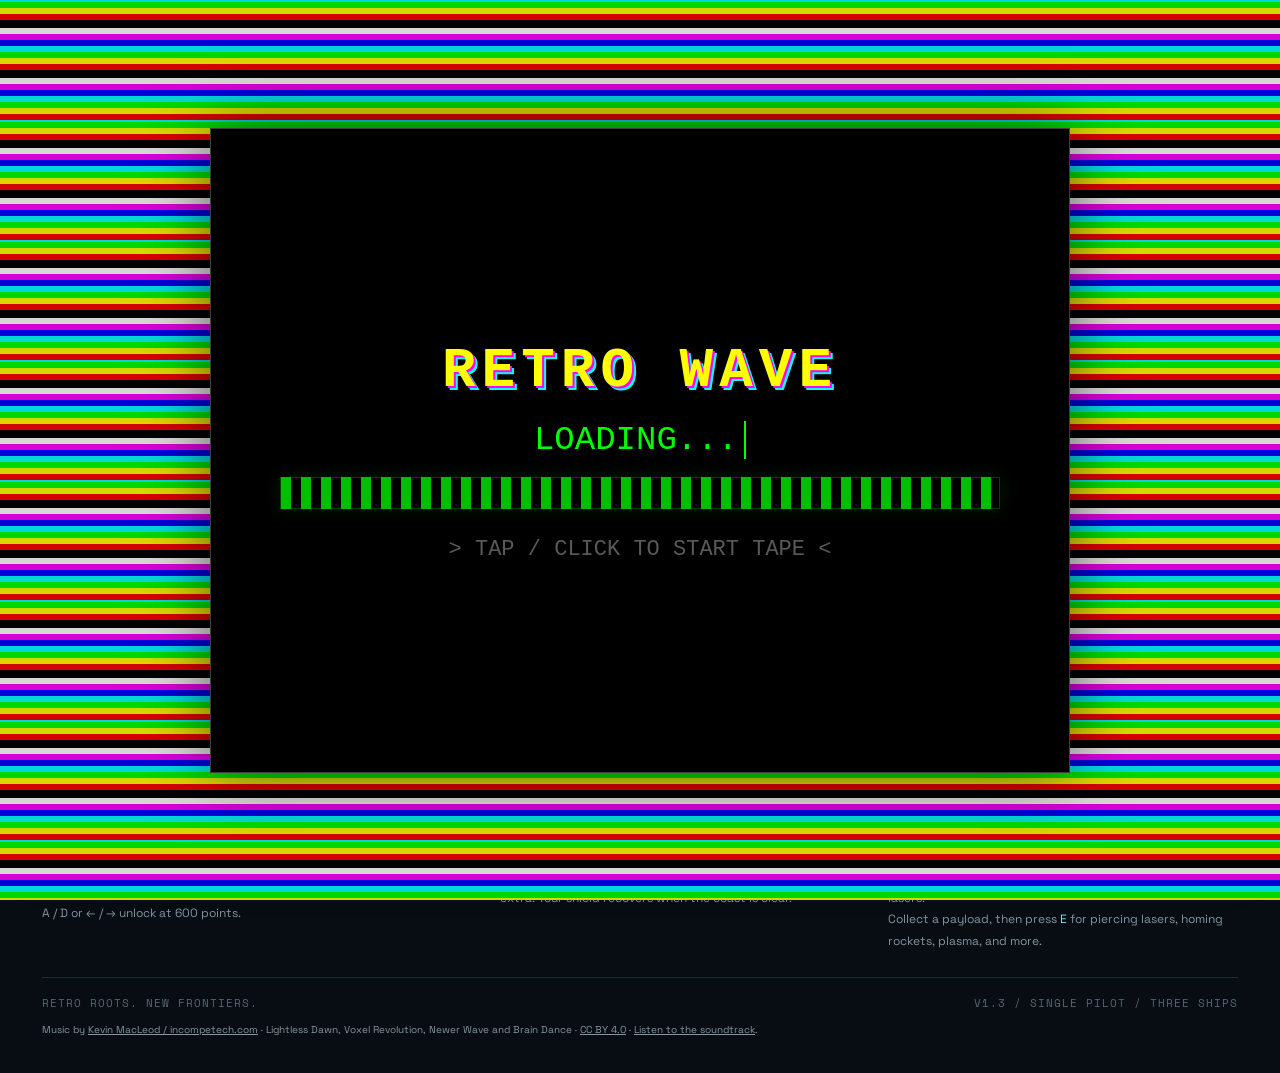
<file: index.html>
<!doctype html>
<html lang="en"><head><meta charset="utf-8"><meta name="viewport" content="width=device-width,initial-scale=1,viewport-fit=cover"><title>Starfall · Retro Waves</title>
<meta property="og:type" content="website">
<meta property="og:title" content="Retro Waves Starfall">
<meta property="og:description" content="A horizontal space shooter through asteroid belts and alien worlds.">
<meta property="og:url" content="https://mjv1981-art.github.io/retro-waves-starfall/">
<meta property="og:image" content="https://mjv1981-art.github.io/App-Portal/assets/covers/retro-waves-starfall.jpg">
<meta property="og:image:type" content="image/jpeg">
<meta property="og:image:width" content="800">
<meta property="og:image:height" content="450">
<style>
@import url('https://fonts.googleapis.com/css2?family=Space+Grotesk:wght@400;500;600;700&family=Space+Mono:wght@400;700&display=swap');
:root{color-scheme:dark;--ink:#dbe8e9;--muted:#84969e;--lime:#d7ff80;--cyan:#7de8e0}*{box-sizing:border-box}body{margin:0;background:#080d13;color:var(--ink);font-family:'Space Grotesk',sans-serif}button{font:inherit;cursor:pointer}button:focus-visible{outline:2px solid var(--lime);outline-offset:5px}.shell{max-width:1600px;margin:auto;padding:25px 42px}header{display:flex;align-items:center;justify-content:space-between;margin-bottom:24px}.brand{font-size:15px;font-weight:700;letter-spacing:3px;display:flex;align-items:center;gap:12px}.mark{display:inline-flex;gap:3px;transform:skew(-18deg)}.mark i{width:5px;height:23px;background:var(--lime)}.mark i:nth-child(2){background:var(--cyan)}.mark i:nth-child(3){background:#af8fec}.edition,.mono{font-family:'Space Mono',monospace;font-size:11px;letter-spacing:1px}.edition{color:var(--muted)}header .right{display:flex;align-items:center;gap:20px}.btn-icon{color:#aab9c1;background:none;border:1px solid #28353c;border-radius:6px;padding:8px 12px;font-size:12px}.mast{display:flex;justify-content:space-between;align-items:end;margin-bottom:20px}.eyebrow{color:var(--lime);font-size:10px;letter-spacing:3px;margin:0 0 8px}h1{margin:0;font-size:44px;letter-spacing:-2px;font-weight:500}.subtitle{color:var(--muted);font-size:13px;margin:7px 0 0}.record{text-align:right;color:var(--muted)}.record strong{display:block;color:#e9f1ef;font-size:24px;letter-spacing:2px;margin-top:5px}.frame{position:relative;border:1px solid #2b3c45;border-radius:10px;overflow:hidden;background:#070c16;box-shadow:0 20px 80px #0005}.hud{height:75px;display:flex;align-items:center;gap:32px;padding:12px 25px;border-bottom:1px solid #21303c;background:#0c151e}.stat label{display:block;color:#7f949e;font-family:'Space Mono',monospace;font-size:9px;letter-spacing:1.5px;margin-bottom:6px}.stat strong{font-family:'Space Mono',monospace;font-size:21px;font-weight:400}.stat.score{min-width:110px}.shield{width:112px;height:5px;background:#26353d;margin-top:9px;border-radius:3px}.shield i{display:block;height:100%;background:var(--cyan);transition:width .2s;width:100%}.lives{color:var(--lime);letter-spacing:5px}.gun{font-size:12px!important}.special{margin-left:auto;min-width:160px}.special strong{font-size:12px;color:var(--lime)}.playfield{position:relative;height:clamp(300px,54vh,664px);min-height:280px}canvas{width:100%;height:100%;display:block}.sector{position:absolute;top:21px;left:24px;pointer-events:none;font-size:10px;letter-spacing:2px;color:#9db2bf}.sector span{color:var(--cyan)}.distance{position:absolute;right:24px;top:20px;color:#738e9d;font-size:10px;pointer-events:none}.message{position:absolute;top:16%;left:10%;right:10%;text-align:center;pointer-events:none;color:var(--lime);font-family:'Space Mono',monospace;font-size:14px;text-shadow:0 2px 10px #000;opacity:0;transition:opacity .3s}.bottom{height:47px;display:flex;align-items:center;padding:0 24px;gap:18px;background:#0c151e;border-top:1px solid #21303c;color:#879da8;font-size:10px}.bottom .progress{height:3px;background:#293a42;flex:1;max-width:230px}.progress i{height:100%;display:block;background:var(--lime);width:0}.live{margin-left:auto;color:var(--cyan)}.live:before{content:'●';margin-right:7px;font-size:8px}.overlay{position:absolute;inset:0;display:flex;align-items:center;justify-content:center;background:#060b15aa;backdrop-filter:blur(4px);z-index:3}.overlay[hidden]{display:none}.start-card{text-align:center;max-width:600px;padding:24px}.start-card .tag{font-size:10px;letter-spacing:4px;color:var(--cyan)}.start-card h2{font-size:clamp(30px,4vw,56px);font-weight:500;letter-spacing:-2px;margin:18px 0 12px}.start-card p{font-size:13px;line-height:1.8;color:#a7bac4;max-width:410px;margin:0 auto 24px}.primary{background:var(--lime);border:0;border-radius:5px;color:#142118;padding:14px 28px;font-size:12px;font-weight:700;letter-spacing:1px}.secondary{background:transparent;color:#adbdc5;border:1px solid #43535c;border-radius:5px;padding:13px 22px;margin-left:10px}.start-card .hint{font-size:10px;letter-spacing:1px;margin-top:17px;color:#7c929d}.below{display:grid;grid-template-columns:1.2fr 1fr 1fr;gap:38px;padding:25px 0}.below h3{font-size:10px;letter-spacing:2px;font-weight:500;color:#b7c6cc;margin:0 0 14px}.keys{display:flex;align-items:center;gap:8px;flex-wrap:wrap;color:#8ca0aa;font-size:11px}kbd{font:10px 'Space Mono',monospace;border:1px solid #3b4a54;background:#131d26;padding:5px 7px;border-radius:4px;color:#dce5e9}.below p{font-size:12px;line-height:1.8;color:#80959f;margin:0}.below em{font-style:normal;color:var(--cyan)}footer{border-top:1px solid #1d2b34;display:flex;justify-content:space-between;padding-top:17px;color:#506772;font-size:10px}.bumper{position:fixed;inset:0;background:repeating-linear-gradient(0deg,#d72e56 0 10px,#38adbe 10px 20px,#d8c357 20px 32px,#5553ab 32px 42px,#111 42px 52px);z-index:20;padding:clamp(24px,7vw,100px);animation:tape .4s steps(2) infinite}.bumper[hidden]{display:none}@keyframes tape{to{background-position:0 104px}}.tape-inner{background:#070b12;height:100%;display:flex;flex-direction:column;align-items:center;justify-content:center;text-align:center;border:1px solid #39464b}.retro{font:bold clamp(30px,7vw,90px) 'Space Mono',monospace;letter-spacing:-5px;line-height:1.05;text-shadow:4px 4px #754a9b,-3px -2px #63c9c6}.tape-inner .eyebrow{margin-bottom:24px}.tape-inner button{margin-top:35px}.tape-inner p{font:10px 'Space Mono',monospace;color:#778c98;letter-spacing:2px;margin-top:24px}.rainbow{height:5px;width:200px;margin-top:25px;background:linear-gradient(90deg,#e26469 25%,#ecd384 25% 50%,#81c8ae 50% 75%,#82a1d6 75%)}@media(max-width:850px){.shell{padding:16px}.edition{display:none}.hud{gap:16px;padding:12px}.stat strong{font-size:16px}.shield{width:65px}.special{min-width:105px}.special strong{font-size:10px}.below{gap:16px}.mast h1{font-size:36px}.bottom{padding:0 12px}.hud .weapon{display:none}}@media(prefers-reduced-motion:reduce){.bumper{animation:none}}

.frame:fullscreen{width:100%;height:100%;display:flex;flex-direction:column;border:0;border-radius:0;background:#03060a}
.frame:fullscreen .hud,.frame:fullscreen .bottom{flex:none}
.frame:fullscreen .playfield{flex:1;min-height:0;height:auto;container-type:size;background:#03060a}
.frame:fullscreen canvas{position:absolute;inset:0;margin:auto;width:min(100cqw,calc(100cqh * 1.92771));height:min(100cqh,calc(100cqw / 1.92771))}
#fullscreen{margin-left:0;flex:none}
#fullscreen:disabled{opacity:.55;cursor:default}
@media(max-width:650px){.hud{gap:8px}.stat.score{min-width:0}.special{min-width:0}.lives{letter-spacing:1px}#fullscreen{font-size:10px;padding:6px}}
@media(max-height:480px){.frame:fullscreen .hud{height:48px}.frame:fullscreen .bottom{height:28px}}

.touch-controls,.touch-pause,.touch-hint{display:none}
.has-touch-controls .touch-controls:not([hidden]){display:flex}
.has-touch-controls .touch-pause:not([hidden]){display:inline-grid}
.has-touch-controls .touch-hint{display:inline}
.has-touch-controls .keyboard-hint{display:none}
.touch-controls{
  --touch-size:clamp(44px,12dvh,58px);
  position:absolute;z-index:2;left:0;right:0;bottom:0;
  justify-content:space-between;align-items:flex-end;
  padding:8px max(10px,env(safe-area-inset-right)) max(8px,env(safe-area-inset-bottom)) max(10px,env(safe-area-inset-left));
  pointer-events:none;
}
.touch-direction{
  display:grid;grid-template-columns:repeat(3,var(--touch-size));gap:3px;
  grid-template-areas:". up ." "left down right";
}
.touch-direction [data-hold="ArrowUp"]{grid-area:up}
.touch-direction [data-hold="ArrowLeft"]{grid-area:left}
.touch-direction [data-hold="ArrowDown"]{grid-area:down}
.touch-direction [data-hold="ArrowRight"]{grid-area:right}
.touch-actions{display:flex;gap:8px;align-items:flex-end}
.touch-key,.touch-pause{
  place-items:center;display:grid;pointer-events:auto;
  min-width:44px;min-height:44px;
  border:1px solid #a0e8e6a6;border-radius:10px;
  background:#081522df;color:#e4fffd;
  font:700 20px 'Space Mono',monospace;
  user-select:none;-webkit-user-select:none;-webkit-touch-callout:none;touch-action:none;
  -webkit-tap-highlight-color:transparent;
}
.touch-pause{display:none;font-size:12px;padding:0 8px}
.touch-key{width:var(--touch-size);height:var(--touch-size)}
.touch-key:disabled{opacity:.5;pointer-events:none}
.touch-action{width:auto;padding:0 9px;font-size:12px}
.touch-fire{color:#e8ffae;border-color:#d7ff80;background:#1b301ee8}
.touch-special{color:#f2d5ff;border-color:#de9dff}
.touch-key[data-held],.touch-key:active,.touch-pause:active{background:#c5f2e8;color:#081522}
@media(orientation:landscape) and (max-height:600px){
  body:has(.touch-flight){overflow:hidden}
  .frame.touch-flight{position:fixed;inset:0;z-index:30;width:100%;height:100%;height:100dvh;display:flex;flex-direction:column;border:0;border-radius:0;background:#03060a}
  .touch-flight .hud{height:48px;flex:none;gap:10px;padding:2px max(8px,env(safe-area-inset-right)) 2px max(8px,env(safe-area-inset-left))}
  .touch-flight .hud .weapon,.touch-flight .bottom,.touch-flight #fullscreen:disabled{display:none}
  .touch-flight .playfield{flex:1;min-height:0;height:auto;container-type:size;background:#03060a}
  .touch-flight canvas{position:absolute;inset:0;margin:auto;width:min(100cqw,calc(100cqh * 1.92771));height:min(100cqh,calc(100cqw / 1.92771))}
  .touch-flight .sector,.touch-flight .distance{top:8px}
  .touch-flight .sector{left:max(10px,env(safe-area-inset-left))}
  .touch-flight .distance{right:max(10px,env(safe-area-inset-right))}
  .touch-flight .start-card{padding:12px}
  .touch-flight .start-card h2{margin:8px 0;font-size:clamp(22px,7dvh,34px)}
  .touch-flight .start-card p{margin-bottom:12px}
}
</style><link rel="stylesheet" href="retro-waves.css"></head><body><div class="shell"><header><div class="brand"><span class="mark"><i></i><i></i><i></i></span>RETRO WAVES</div><div class="right"><span class="edition">THE PROCRASTINATION COLLECTION / 002</span><button class="btn-icon" id="sound">SOUND OFF</button><button class="btn-icon" id="pause">Ⅱ PAUSE</button></div></header><div class="mast"><div><p class="eyebrow">2D SPACE SHOOTER / ENDLESS VOYAGE</p><h1>Starfall<span style="color:var(--lime)">.</span></h1><p class="subtitle">Make a little space. Leave a little dust.</p></div><div class="record mono">PERSONAL BEST<strong id="best">000000</strong></div></div><main class="frame"><div class="hud"><div class="stat score"><label>SCORE</label><strong id="score">000000</strong></div><div class="stat"><label>SHIELD <span id="shieldValue">100</span>%</label><div class="shield"><i id="shieldBar"></i></div></div><div class="stat"><label>SHIPS REMAINING</label><strong class="lives" id="lives">▹ ▹ ▹</strong></div><div class="stat weapon"><label>PRIMARY / <span id="tier">MK I</span></label><strong class="gun" id="gun">SINGLE PULSE</strong></div><div class="stat special"><label>SPECIAL / E</label><strong id="special">NO PAYLOAD</strong></div><button class="touch-pause" id="touch-pause" type="button" aria-label="Pause voyage" hidden>PAUSE</button><button class="btn-icon" id="fullscreen" type="button" aria-pressed="false" title="Toggle fullscreen (F)">FULLSCREEN</button></div><div class="playfield"><canvas id="game" aria-label="Starfall space shooter"></canvas><div class="sector mono"><span>01</span> / THE QUIET BELT</div><div class="distance mono" id="distance">0000 km</div><div class="message" id="message"></div>
<div class="touch-controls" id="touch-controls" role="group" aria-label="Touch flight controls" hidden>
  <div class="touch-direction" role="group" aria-label="Steer">
    <button class="touch-key" type="button" aria-label="Move up" data-hold="ArrowUp">↑</button>
    <button class="touch-key" type="button" aria-label="Move down" data-hold="ArrowDown">↓</button>
    <button class="touch-key" type="button" aria-label="Move left, unlocks at 600 points" data-hold="ArrowLeft" disabled>←</button>
    <button class="touch-key" type="button" aria-label="Move right, unlocks at 600 points" data-hold="ArrowRight" disabled>→</button>
  </div>
  <div class="touch-actions" role="group" aria-label="Weapons">
    <button class="touch-key touch-action touch-special" id="touch-special" type="button" aria-label="Use special weapon" disabled>SPECIAL</button>
    <button class="touch-key touch-action touch-fire" type="button" aria-label="Hold to fire" data-hold="Space">FIRE</button>
  </div>
</div><div class="overlay" id="overlay"><div class="start-card"><div class="tag" id="tag">YOUR NEXT GREAT ESCAPE</div><h2 id="heading">Into the unknown.</h2><p id="description">Break the belt. Skim alien worlds. Turn incoming rocks into stardust—and keep flying.</p><button class="primary" id="start">LAUNCH VOYAGE ↗</button><button class="secondary" id="restart" hidden>NEW RUN</button><div class="hint" id="hint"><span class="keyboard-hint">W / S TO MOVE · HOLD SPACE TO FIRE</span><span class="touch-hint">ARROWS TO STEER · HOLD FIRE TO SHOOT</span></div></div></div></div><div class="bottom mono"><span id="next">NEXT: TWIN PULSE</span><div class="progress"><i id="progress"></i></div><span id="target">0 / 300</span><span class="live" id="status">SYSTEMS READY</span></div></main><section class="below"><div><h3>01 / FLIGHT CONTROLS</h3><div class="keys"><kbd>W</kbd><kbd>S</kbd><span>Move</span><kbd>SPACE</kbd><span>Fire</span><kbd>E</kbd><span>Special</span><kbd>P</kbd><span>Pause</span><kbd>F</kbd><span>Fullscreen</span></div><p style="margin-top:10px">A / D or ← / → unlock at 600 points.</p></div><div><h3>02 / MAKE EVERY IMPACT COUNT</h3><p>Break rocks for points. Slip through <em>harmless dust</em> for a little extra. Your shield recovers when the coast is clear.</p></div><div><h3>03 / A JOURNEY THAT EVOLVES</h3><p>Mars canyons. Venus storms. Cannons, rockets, and heavy lasers.<br>Collect a payload, then press <em>E</em> for piercing lasers, homing rockets, plasma, and more.</p></div></section><footer class="mono"><span>RETRO ROOTS. NEW FRONTIERS.</span><span>V1.3 / SINGLE PILOT / THREE SHIPS</span></footer><p id="music-status" style="font-size:10px;color:#84969e;line-height:1.7">Music by <a href="https://incompetech.com/" target="_blank" rel="noopener" style="color:inherit">Kevin MacLeod / incompetech.com</a> · Lightless Dawn, Voxel Revolution, Newer Wave and Brain Dance · <a href="https://creativecommons.org/licenses/by/4.0/" target="_blank" rel="noopener" style="color:inherit">CC BY 4.0</a> · <a href="soundtracks.html" style="color:inherit">Listen to the soundtrack</a>.</p></div>  <div id="splash-screen" role="button" aria-label="Retro Waves splash. Tap to start." tabindex="0">
    <div class="splash-inner">
      <div class="brand">RETRO WAVE</div>
      <div class="loader-text" id="loading-text">LOADING...</div>
      <div class="tape-bars"></div>
      <div class="click-hint">> TAP / CLICK TO START TAPE <</div>
    </div>
  </div>

<script src="music.js?v=1.3.1"></script><script src="game.js?v=1.3"></script><script src="retro-waves.js"></script></body></html>
</file>
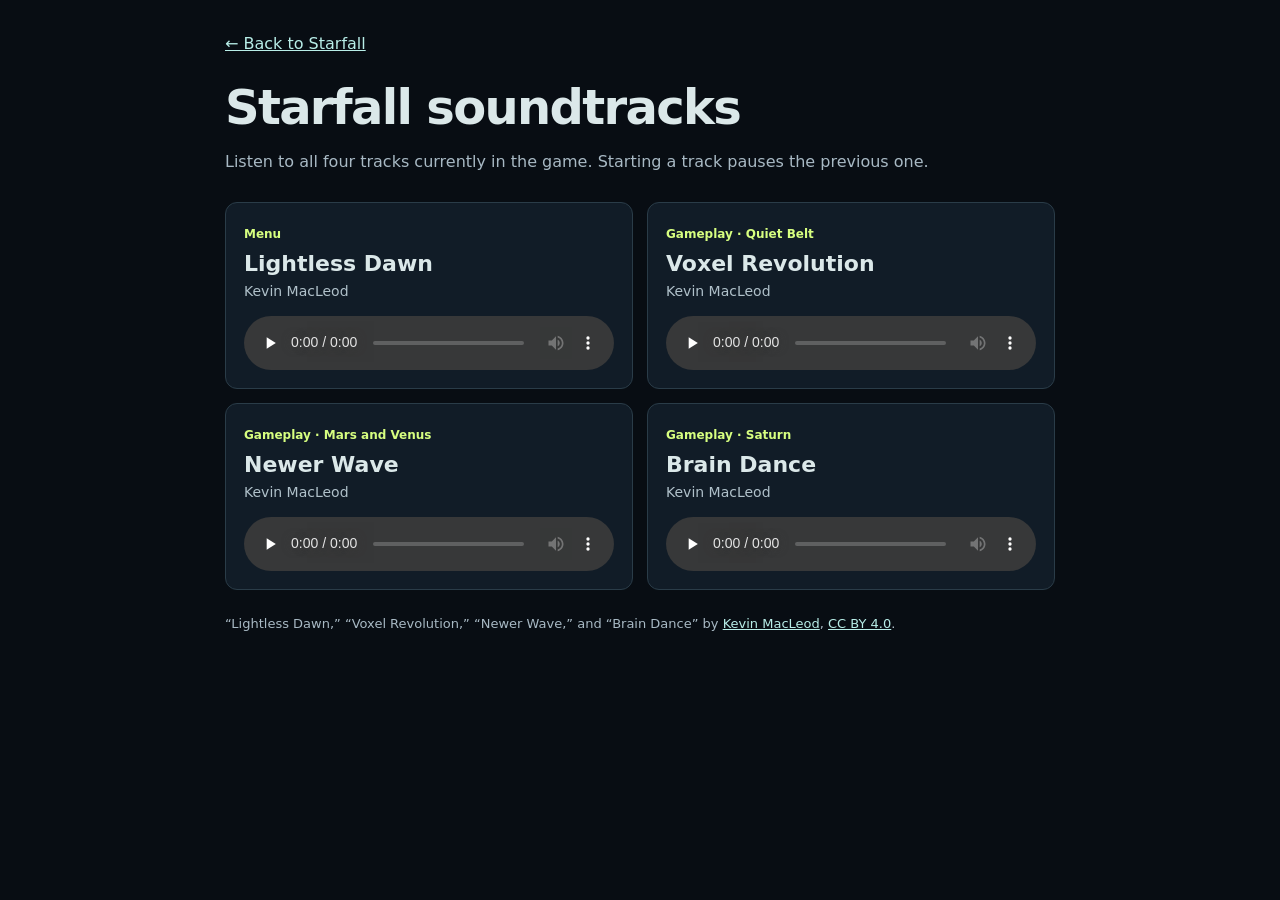
<file: soundtracks.html>
<!doctype html>
<html lang="en">
<head>
<meta charset="utf-8">
<meta name="viewport" content="width=device-width, initial-scale=1">
<title>Starfall Soundtracks · Retro Waves</title>
<style>
:root {color-scheme:dark;background:#080d13;color:#dbe8e9;font:16px/1.55 system-ui,sans-serif}
* {box-sizing:border-box}
body {margin:0}
main {width:min(100%, 870px);margin:auto;padding:32px 20px 48px}
a {color:#b8eee8}
header {margin:24px 0 28px}
h1 {margin:0;font-size:clamp(30px, 6vw, 48px);font-weight:650;line-height:1.1;letter-spacing:-.035em}
header p,footer {color:#a8b9c4}
.tracks {display:grid;grid-template-columns:repeat(2,minmax(0,1fr));gap:14px}
article {background:#111c27;border:1px solid #2a3c48;border-radius:12px;padding:18px;min-width:0}
h2 {margin:4px 0 3px;font-size:22px;font-weight:650;line-height:1.25}
.location {color:#d7ff80;font-size:12px;font-weight:600}
.credit {margin:0 0 14px;color:#b0c1ca;font-size:14px}
audio {display:block;width:100%;min-height:46px}
audio[hidden],button[hidden] {display:none}
button {min-height:46px;padding:0 15px;color:#111a15;background:#d7ff80;border:0;border-radius:8px;font:inherit;font-weight:650;cursor:pointer}
button:disabled {opacity:.6}
button:focus-visible,a:focus-visible,audio:focus-visible {outline:2px solid #7de8e0;outline-offset:4px}
.error {color:#ffb5ae;font-size:13px;margin:6px 0 0}
.error:empty {display:none}
footer {margin-top:24px;font-size:13px}
@media(max-width:630px){.tracks {grid-template-columns:1fr} main {padding-top:20px}}
</style>
</head>
<body>
<main>
<a href="./">← Back to Starfall</a>
<header>
  <h1>Starfall soundtracks</h1>
  <p>Listen to all four tracks currently in the game. Starting a track pauses the previous one.</p>
</header>
<section class="tracks" aria-label="Soundtracks">
  <article>
    <span class="location">Menu</span>
    <h2>Lightless Dawn</h2>
    <p class="credit">Kevin MacLeod</p>
    <audio controls preload="none" aria-label="Lightless Dawn" src="lightless-dawn.mp3"></audio>
    <p class="error" role="status"></p>
  </article>
  <article>
    <span class="location">Gameplay · Quiet Belt</span>
    <h2>Voxel Revolution</h2>
    <p class="credit">Kevin MacLeod</p>
    <audio controls preload="none" aria-label="Voxel Revolution" src="voxel-revolution.mp3"></audio>
    <p class="error" role="status"></p>
  </article>
  <article>
    <span class="location">Gameplay · Mars and Venus</span>
    <h2>Newer Wave</h2>
    <p class="credit">Kevin MacLeod</p>
    <audio controls preload="none" aria-label="Newer Wave" src="newer-wave.mp3"></audio>
    <p class="error" role="status"></p>
  </article>
  <article>
    <span class="location">Gameplay · Saturn</span>
    <h2>Brain Dance</h2>
    <p class="credit">Kevin MacLeod</p>
    <audio controls preload="none" aria-label="Brain Dance" src="brain-dance.mp3"></audio>
    <p class="error" role="status"></p>
  </article>
</section>
<footer>
  “Lightless Dawn,” “Voxel Revolution,” “Newer Wave,” and “Brain Dance” by <a href="https://incompetech.com/">Kevin MacLeod</a>,
  <a href="https://creativecommons.org/licenses/by/4.0/">CC BY 4.0</a>.
</footer>
</main>
<script>
'use strict';
const players=[...document.querySelectorAll('audio')];
for(const player of players){
  const message=player.closest('article').querySelector('.error');
  player.addEventListener('play',()=>{
    for(const other of players)if(other!==player)other.pause();
    message.textContent='';
  });
  player.addEventListener('error',()=>{message.textContent='Audio could not load. Refresh this page to try again.';});
}
</script>
</body>
</html>
</file>
<file: retro-waves.css>
:root {
      --fg: #fff;
      --dim: rgba(255,255,255,.65);
      --red: #ff2a2a;
      --redDim: rgba(255,42,42,.75);

      /* ZX-ish palette for border stripes */
      --zx0: #000000;
      --zx1: #0000d7; /* blue */
      --zx2: #d70000; /* red */
      --zx3: #d7d700; /* yellow */
      --zx4: #00d700; /* green */
      --zx5: #00d7d7; /* cyan */
      --zx6: #d700d7; /* magenta */
      --zx7: #d7d7d7; /* white-ish */
    }

    /* ===== Retro splash with ZX border stripes ===== */
    #splash-screen {
      position: fixed;
      inset: 0;
      z-index: 2000;
      cursor: pointer;
      display: grid;
      place-items: center;

      /* big Spectrum-like border area */
      padding: clamp(42px, 10vmin, 140px);

      /* striped border (tape-loader vibe) */
      background:
        repeating-linear-gradient(
          0deg,
          var(--zx2) 0px, var(--zx2) 6px,
          var(--zx3) 6px, var(--zx3) 12px,
          var(--zx4) 12px, var(--zx4) 18px,
          var(--zx5) 18px, var(--zx5) 24px,
          var(--zx1) 24px, var(--zx1) 30px,
          var(--zx6) 30px, var(--zx6) 36px,
          var(--zx7) 36px, var(--zx7) 42px,
          var(--zx0) 42px, var(--zx0) 50px
        );
      background-size: 100% 120px;
      animation: zxBorder 0.22s linear infinite;
      box-sizing: border-box;
    }

    @keyframes zxBorder {
      0% { background-position: 0 0; }
      100% { background-position: 0 120px; }
    }

    /* inner "screen" */
    .splash-inner {
      width: min(860px, 100%);
      aspect-ratio: 4 / 3;
      background: #000;
      border: 1px solid rgba(255,255,255,.25);
      box-shadow: 0 0 60px rgba(0,0,0,.55);

      display: flex;
      flex-direction: column;
      justify-content: center;
      align-items: center;
      gap: 18px;

      font-family: ui-monospace, SFMono-Regular, Menlo, Monaco, Consolas, "Liberation Mono", "Courier New", monospace;
    }

    #splash-screen .brand {
      font-size: clamp(26px, 5vw, 56px);
      font-weight: 900;
      color: #ff0;
      text-shadow: 2px 2px 0 #f0f, 4px 4px 0 #0ff;
      letter-spacing: 6px;
      animation: flicker 2s infinite;
      user-select: none;
    }

    @keyframes flicker {
      0% { opacity: 1; }
      50% { opacity: 0.82; }
      100% { opacity: 1; }
    }

    .loader-text {
      font-size: clamp(16px, 3.6vw, 34px);
      color: #0f0;
      border-right: 2px solid #0f0;
      white-space: nowrap;
      overflow: hidden;
      padding-right: 6px;
      animation: blink-cursor 1s step-end infinite;
      user-select: none;
    }

    @keyframes blink-cursor {
      from, to { border-color: transparent; }
      50% { border-color: #0f0; }
    }

    .tape-bars {
      width: min(720px, 86%);
      height: 32px;
      background: repeating-linear-gradient(
        90deg,
        #0f0 0px,
        #0f0 10px,
        #000 10px,
        #000 20px
      );
      background-size: 200% 100%;
      animation: move-bars 0.5s linear infinite;
      opacity: 0.75;
      border: 1px solid rgba(0,255,0,.35);
      box-shadow: 0 0 18px rgba(0,255,0,.15);
    }

    @keyframes move-bars {
      0% { background-position: 0% 0%; }
      100% { background-position: 200% 0%; }
    }

    .click-hint {
      margin-top: 10px;
      font-size: clamp(12px, 2.6vw, 22px);
      color: rgba(255,255,255,.35);
      animation: pulse 1.5s infinite;
      user-select: none;
    }

    @keyframes pulse {
      0% { opacity: 0.25; }
      50% { opacity: 1; }
      100% { opacity: 0.25; }
    }

    /* Respect reduced motion */
    @media (prefers-reduced-motion: reduce) {
      #splash-screen { animation: none; }
      .tape-bars { animation: none; }
      #splash-screen .brand { animation: none; }
      .loader-text { animation: none; }
      .click-hint { animation: none; }
    }
  
#splash-screen .brand { display: block; }
</file>
